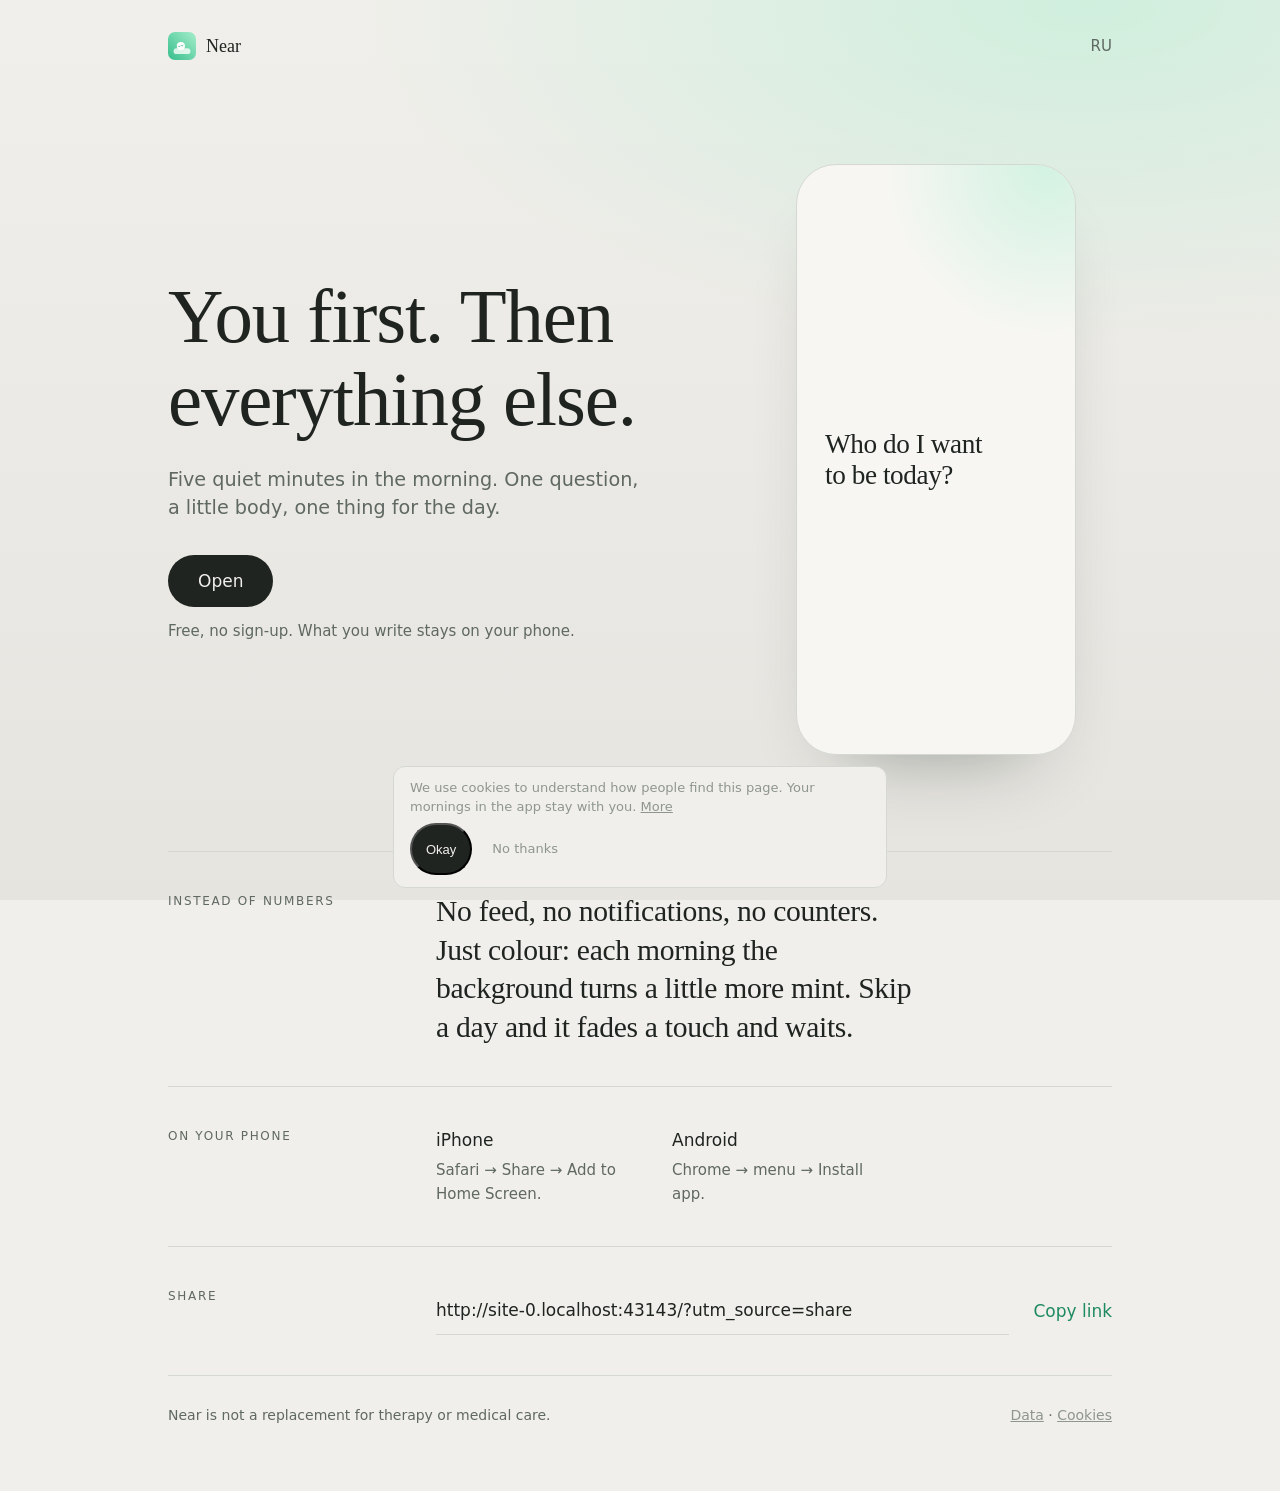
<file: index.html>
<!doctype html>
<html lang="ru">
<head>
<meta charset="utf-8">
<meta name="viewport" content="width=device-width, initial-scale=1, viewport-fit=cover">
<meta http-equiv="Content-Security-Policy" content="default-src 'self'; script-src 'self' 'unsafe-inline' https://static.cloudflareinsights.com https://mc.yandex.ru https://mc.yandex.com https://yastatic.net; style-src 'self' 'unsafe-inline' https://fonts.googleapis.com; font-src https://fonts.gstatic.com; img-src 'self' data: blob: https://mc.yandex.ru https://mc.yandex.com; connect-src 'self' https://nearapp.pages.dev https://near-relay.cherepanovadr.deno.net https://mc.yandex.ru https://mc.yandex.com wss://mc.yandex.ru wss://mc.yandex.com https://fonts.googleapis.com https://fonts.gstatic.com https://cloudflareinsights.com; manifest-src 'self'; worker-src 'self'; child-src blob: https://mc.yandex.ru https://mc.yandex.com; frame-src blob: https://mc.yandex.ru https://mc.yandex.com; base-uri 'self'; form-action 'none'; object-src 'none'">
<script>if (window.top !== window.self) { try { window.top.location = window.self.location.href; } catch (e) { document.documentElement.style.display = "none"; } }</script>
<title>Рядом</title>
<meta name="description" content="Кем я хочу быть сегодня? Тихое утреннее пространство до того, как мир заберёт твоё внимание.">
<meta property="og:type" content="website">
<meta property="og:title" content="Рядом · Near">
<meta property="og:description" content="Сначала ты. Потом всё остальное. Пять тихих минут утром: кем ты хочешь быть сегодня и что одно важно.">
<meta property="og:url" content="https://innernear.com/">
<meta property="og:image" content="https://innernear.com/icons/og.png">
<meta property="og:image:width" content="1200"><meta property="og:image:height" content="630">
<meta name="twitter:card" content="summary_large_image">
<meta name="theme-color" content="#ECEAE6" media="(prefers-color-scheme: light)">
<meta name="theme-color" content="#111214" media="(prefers-color-scheme: dark)">
<meta name="apple-mobile-web-app-capable" content="yes">
<meta name="apple-mobile-web-app-status-bar-style" content="default">
<meta name="apple-mobile-web-app-title" content="Рядом">
<link rel="manifest" href="manifest.webmanifest">
<link rel="icon" href="icons/icon.svg" type="image/svg+xml">
<link rel="icon" href="icons/favicon-32.png" sizes="32x32" type="image/png">
<link rel="apple-touch-icon" href="icons/apple-touch-icon.png">
<link rel="preconnect" href="https://fonts.googleapis.com">
<link rel="preconnect" href="https://fonts.gstatic.com" crossorigin>
<link rel="stylesheet" href="https://fonts.googleapis.com/css2?family=Literata:ital,opsz,wght@0,7..72,300..500;1,7..72,300..500&family=Manrope:wght@400;500&display=swap">
<link rel="stylesheet" href="src/app.css">
<style>:root{padding-top:env(safe-area-inset-top,0px);padding-bottom:env(safe-area-inset-bottom,0px)}</style>
</head>
<body>
<div class="ground" aria-hidden="true"></div>
<div class="orb" id="orb" aria-hidden="true"></div>
<p class="sr-only" id="live" aria-live="polite"></p>
<main class="stage" id="stage"></main>

<script src="src/i18n.js"></script>
<script src="src/palette.js"></script>
<script src="src/platform.js"></script>
<script src="src/store.js"></script>
<script src="src/app.js"></script>
<script>
if ("serviceWorker" in navigator) {
  const hadController = !!navigator.serviceWorker.controller;
  let reloaded = false;
  navigator.serviceWorker.addEventListener("controllerchange", () => { if (hadController && !reloaded) { reloaded = true; location.reload(); } });
  window.addEventListener("load", () => navigator.serviceWorker.register("sw.js").then(reg => {
    document.addEventListener("visibilitychange", () => { if (document.visibilityState === "visible") reg.update().catch(() => {}); });
  }).catch(() => {}));
}
</script>
</body>
</html>
</file>
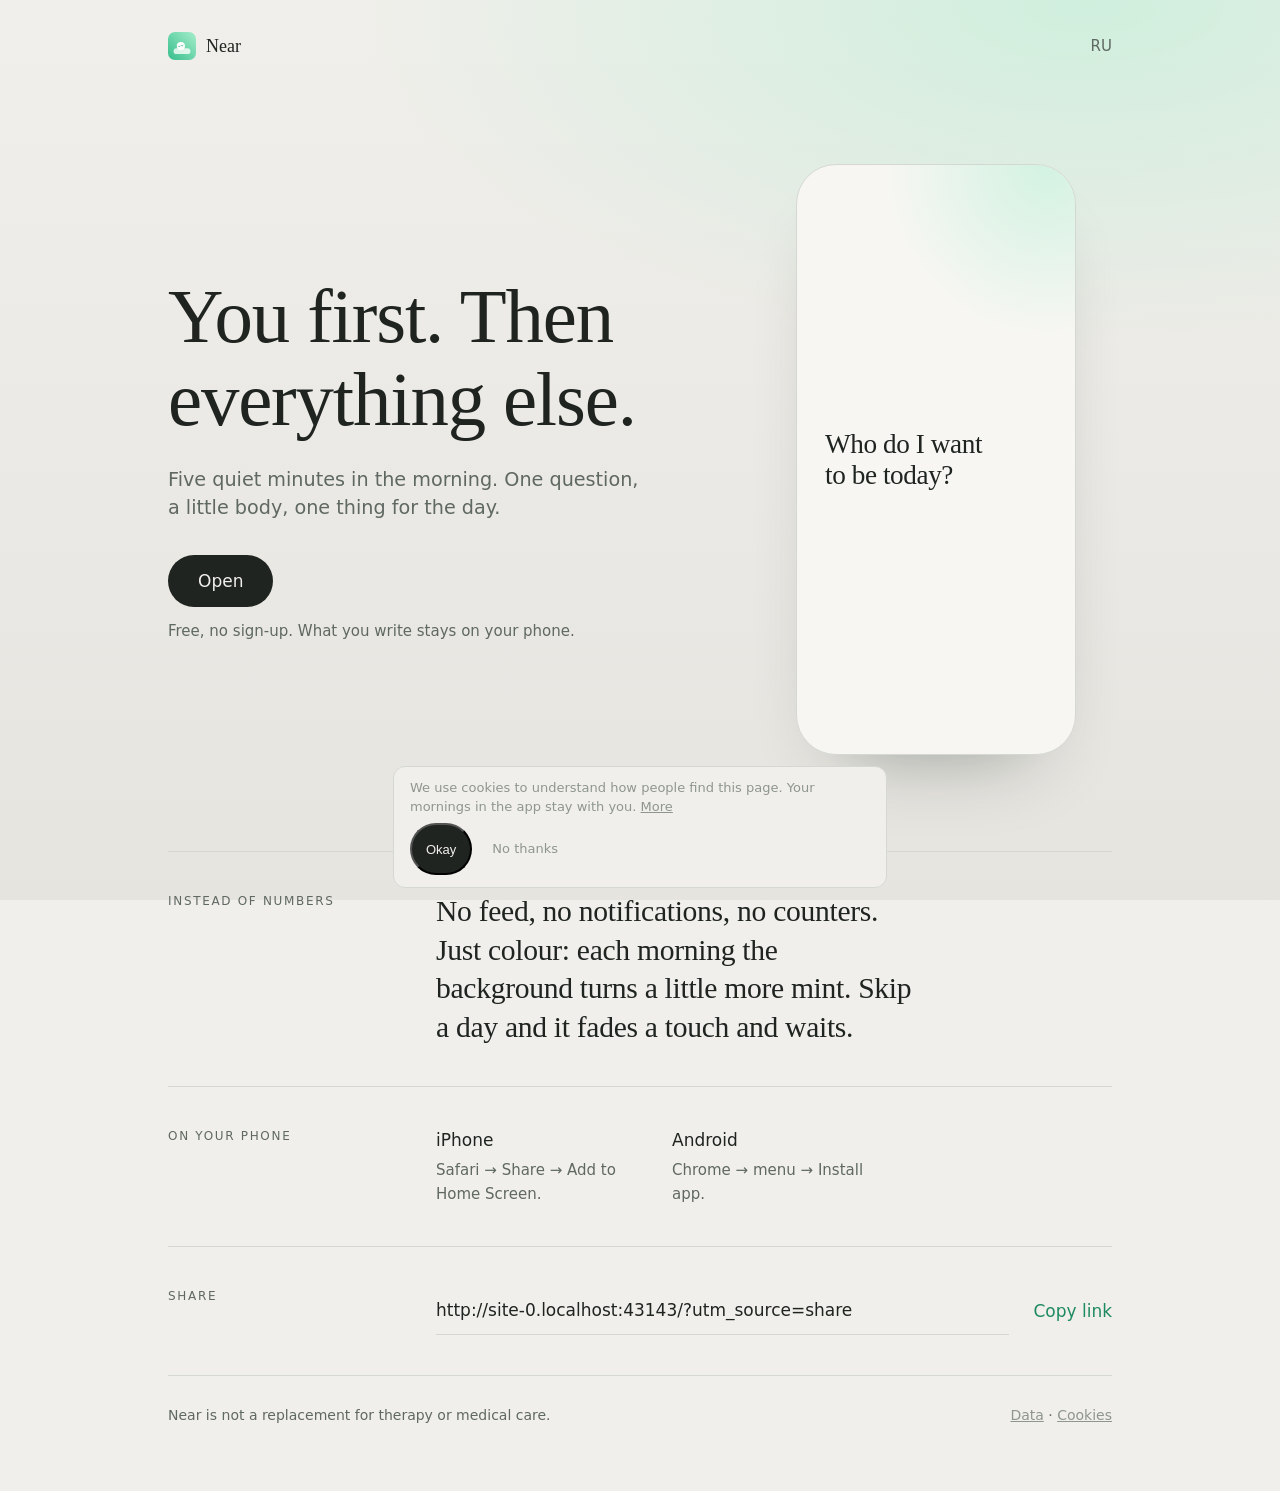
<file: landing/index.html>
<!doctype html>
<html lang="ru">
<head>
<meta charset="utf-8">
<meta name="viewport" content="width=device-width, initial-scale=1, viewport-fit=cover">
<meta http-equiv="Content-Security-Policy" content="default-src 'self'; script-src 'self' 'unsafe-inline' https://static.cloudflareinsights.com https://mc.yandex.ru https://mc.yandex.com https://yastatic.net; style-src 'self' 'unsafe-inline' https://fonts.googleapis.com; font-src https://fonts.gstatic.com; img-src 'self' data: blob: https://mc.yandex.ru https://mc.yandex.com; connect-src 'self' https://nearapp.pages.dev https://near-relay.cherepanovadr.deno.net https://mc.yandex.ru https://mc.yandex.com wss://mc.yandex.ru wss://mc.yandex.com https://fonts.googleapis.com https://fonts.gstatic.com https://cloudflareinsights.com; manifest-src 'self'; worker-src 'self'; child-src blob: https://mc.yandex.ru https://mc.yandex.com; frame-src blob: https://mc.yandex.ru https://mc.yandex.com; base-uri 'self'; form-action 'none'; object-src 'none'">
<script>if (window.top !== window.self) { try { window.top.location = window.self.location.href; } catch (e) { document.documentElement.style.display = "none"; } }</script>
<meta name="description" content="Near. Сначала ты. Потом всё остальное. Утреннее пространство на несколько минут.">
<meta name="theme-color" content="#ECEAE6" media="(prefers-color-scheme: light)">
<meta name="theme-color" content="#111214" media="(prefers-color-scheme: dark)">
<meta property="og:type" content="website">
<meta property="og:title" content="Near · Рядом">
<meta property="og:description" content="Сначала ты. Потом всё остальное. Утреннее пространство на несколько минут: кем ты хочешь быть сегодня и что одно важно.">
<meta property="og:url" content="https://innernear.com/landing/">
<meta property="og:image" content="https://innernear.com/icons/og.png">
<meta property="og:image:width" content="1200"><meta property="og:image:height" content="630">
<meta name="twitter:card" content="summary_large_image">
<link rel="icon" href="../icons/icon.svg" type="image/svg+xml">
<link rel="icon" href="../icons/favicon-32.png" sizes="32x32" type="image/png">
<link rel="apple-touch-icon" href="../icons/apple-touch-icon.png">
<title>Рядом</title>
<link rel="preconnect" href="https://fonts.googleapis.com">
<link rel="preconnect" href="https://fonts.gstatic.com" crossorigin>
<link rel="stylesheet" href="https://fonts.googleapis.com/css2?family=Literata:ital,opsz,wght@0,7..72,300..500;1,7..72,300..500&family=Manrope:wght@400;500&display=swap">
<style>
/* Layout: one 1040px column, every section shares the same left edge and a two-column grid (label | content) from 860px up. */
:root {
  --bg: #F1EFEB; --bg-deep: #E6E4DF; --fg: #1F2421; --fg-soft: #5F6862; --fg-faint: #8E968F; --line: #D5D8D2;
  --mint: #36BE8C; --mint-soft: #A6EECB; --mint-ink: #1E8A63; --device: #F7F6F3; --glow: rgba(166,238,203,.45);
  --font-display: "Literata", "Iowan Old Style", Georgia, "Noto Serif", serif; /* Literata: Cyrillic + Latin, so RU and EN look the same on every platform */
  --font-body: "Manrope", system-ui, -apple-system, "Segoe UI", Roboto, sans-serif;
  --ease: cubic-bezier(.2,.6,.2,1);
  --gap: clamp(56px, 9vw, 96px);
  color-scheme: light;
}
@media (prefers-color-scheme: dark) { :root:not([data-theme="light"]) {
  --bg: #101412; --bg-deep: #0B0E0D; --fg: #E9EDE9; --fg-soft: #9BA59E; --fg-faint: #69736C; --line: #253029;
  --mint: #5ED3A6; --mint-soft: #2C6B53; --mint-ink: #7FE3BD; --device: #161B19; --glow: rgba(94,211,166,.14); color-scheme: dark; } }
:root[data-theme="dark"] {
  --bg: #101412; --bg-deep: #0B0E0D; --fg: #E9EDE9; --fg-soft: #9BA59E; --fg-faint: #69736C; --line: #253029;
  --mint: #5ED3A6; --mint-soft: #2C6B53; --mint-ink: #7FE3BD; --device: #161B19; --glow: rgba(94,211,166,.14); color-scheme: dark; }

body { margin: 0; background: var(--bg); color: var(--fg); font-family: var(--font-body); font-size: 1.0625rem; line-height: 1.6; -webkit-font-smoothing: antialiased; overflow-x: hidden; }
.ground { position: fixed; inset: 0; z-index: 0; pointer-events: none; background: radial-gradient(90% 60% at 85% 0%, var(--glow) 0%, transparent 65%), linear-gradient(180deg, var(--bg) 0%, var(--bg-deep) 100%); }
.wrap { position: relative; z-index: 1; max-width: 1040px; margin: 0 auto; padding-inline: 24px; padding-block: 0 64px; box-sizing: border-box; }
@media (min-width: 860px) { .wrap { padding-inline: 48px; } }
p { margin: 0; }
a:focus-visible, button:focus-visible, input:focus-visible { outline: 1.5px solid var(--mint); outline-offset: 4px; border-radius: 4px; }

/* Header */
header { display: flex; justify-content: space-between; align-items: center; padding-block: 24px; }
.brand { display: flex; align-items: center; gap: 10px; font-family: var(--font-display); font-size: 1.125rem; color: var(--fg); text-decoration: none; }
.brand svg { width: 28px; height: 28px; border-radius: 7px; flex: none; }
.brand .ru { color: var(--fg-soft); font-style: italic; }
.lang { font: inherit; font-size: .9375rem; color: var(--fg-soft); background: none; border: 0; padding: 8px 0; min-height: 44px; cursor: pointer; }
.lang:hover { color: var(--fg); }

/* Type */
h1, h2 { font-family: var(--font-display); font-weight: 340; font-variation-settings: "opsz" 72; letter-spacing: -0.015em; line-height: 1.08; margin: 0; text-wrap: balance; }
h1 { font-size: clamp(2.5rem, 6.4vw, 4.8rem); }
h2 { font-size: clamp(1.5rem, 2.6vw, 2rem); }
.label { font-size: .75rem; letter-spacing: .14em; text-transform: uppercase; color: var(--fg-soft); }

/* Hero */
.hero { display: grid; gap: 48px; padding-block: 8vh var(--gap); align-items: center; }
@media (min-width: 860px) { .hero { grid-template-columns: 1.2fr .8fr; gap: 64px; } }
.hero-text { display: grid; gap: 24px; justify-items: start; }
.lead { font-size: clamp(1.125rem, 1.5vw, 1.3rem); color: var(--fg-soft); line-height: 1.5; max-width: 30rem; }
.cta { display: flex; flex-wrap: wrap; align-items: center; gap: 12px 24px; margin-top: 8px; }
.btn { display: inline-flex; align-items: center; min-height: 52px; padding: 0 30px; border-radius: 999px; background: var(--fg); color: var(--bg); text-decoration: none; font-weight: 500; transition: opacity .3s var(--ease), transform .3s var(--ease); }
.btn:hover { opacity: .9; } .btn:active { transform: scale(.985); }
.note { font-size: .9375rem; color: var(--fg-soft); }
.device-wrap { display: none; justify-content: center; }
@media (min-width: 640px) { .device-wrap { display: flex; } }
.device { width: min(100%, 280px); aspect-ratio: 9 / 19; border-radius: 40px; background: var(--device); border: 1px solid var(--line); box-shadow: 0 40px 80px -48px rgba(20,40,30,.45); position: relative; overflow: hidden; display: flex; align-items: center; padding: 28px; box-sizing: border-box; }
.device::before { content: ""; position: absolute; inset: 0; background: radial-gradient(90% 45% at 90% 0%, var(--glow), transparent 65%); }
.device p { position: relative; font-family: var(--font-display); font-weight: 340; font-size: 1.7rem; line-height: 1.12; letter-spacing: -0.015em; text-wrap: balance; }

/* Sections: label column + content column */
.sec { display: grid; gap: 24px 48px; padding-block: 40px; border-top: 1px solid var(--line); }
@media (min-width: 860px) { .sec { grid-template-columns: 220px 1fr; } }
.sec > * { min-width: 0; }

/* Steps — a real sequence, so numbered */
.steps { display: grid; gap: 28px 32px; margin: 0; padding: 0; list-style: none; counter-reset: s; }
@media (min-width: 560px) { .steps { grid-template-columns: 1fr 1fr; } }
@media (min-width: 1000px) { .steps { grid-template-columns: repeat(4, 1fr); } }
.steps li { counter-increment: s; display: grid; gap: 8px; align-content: start; }
.steps li::before { content: counter(s); display: grid; place-items: center; width: 28px; height: 28px; border-radius: 50%; background: var(--mint-soft); color: var(--mint-ink); font-size: .8125rem; font-weight: 500; font-variant-numeric: tabular-nums; }
.steps b { font-family: var(--font-display); font-weight: 400; font-size: 1.25rem; line-height: 1.25; }
.steps span { color: var(--fg-soft); font-size: .9375rem; }

.plain.small { font-family: var(--font-body); font-size: .9375rem; color: var(--fg-soft); margin-top: 14px; }
.plain.small a { color: var(--fg-soft); }
.plain { font-family: var(--font-display); font-weight: 340; font-size: clamp(1.4rem, 2.4vw, 1.85rem); line-height: 1.3; letter-spacing: -0.01em; max-width: 34rem; text-wrap: balance; }

/* Install */
.install { display: grid; gap: 20px 32px; }
@media (min-width: 720px) { .install { grid-template-columns: repeat(3, 1fr); } }
.install div { display: grid; gap: 4px; align-content: start; }
.install b { font-weight: 500; }
.install span { color: var(--fg-soft); font-size: .9375rem; }

/* Share */
.share-row { display: flex; flex-wrap: wrap; gap: 12px 24px; align-items: center; }
.share-url { flex: 1 1 16rem; min-width: 0; font: inherit; color: var(--fg); background: transparent; border: 0; border-bottom: 1px solid var(--line); padding: 10px 0; outline: none; }
.copy { font: inherit; color: var(--mint-ink); background: none; border: 0; padding: 8px 0; min-height: 44px; cursor: pointer; font-weight: 500; }
.copy:hover { color: var(--fg); }

.consent { position: fixed; left: 16px; right: 16px; bottom: 12px; max-width: 460px; margin: 0 auto; background: var(--bg); border: 1px solid var(--line); border-radius: 12px; padding: 12px 16px; font-size: .8125rem; line-height: 1.45; color: var(--fg-faint); z-index: 10; }
.consent p { margin: 0 0 6px; } .consent a { color: var(--fg-faint); }
.consent-actions { display: flex; gap: 8px 20px; align-items: center; flex-wrap: wrap; }
.btn.small { padding: 6px 14px; font-size: .8125rem; }
.link { font: inherit; background: none; border: 0; color: var(--fg-faint); cursor: pointer; padding: 6px 0; }
footer a.privacy { color: var(--fg-faint); }
footer { border-top: 1px solid var(--line); padding-top: 28px; display: flex; flex-wrap: wrap; gap: 8px 32px; justify-content: space-between; color: var(--fg-soft); font-size: .875rem; }
.enter { animation: enter .9s var(--ease) both; }
@keyframes enter { from { opacity: 0; transform: translateY(8px); } to { opacity: 1; transform: none; } }
@media (prefers-reduced-motion: reduce) { .enter { animation: none; } .btn { transition: none; } }
</style>
</head>
<body>
<div class="ground" aria-hidden="true"></div>
<div class="wrap">
  <header>
    <a class="brand" href="#top">
      <svg viewBox="0 0 100 100" aria-hidden="true"><defs><linearGradient id="lm" x1="0" y1="1" x2="1" y2="0"><stop offset="0" stop-color="#36BE8C"/><stop offset="1" stop-color="#A6EECB"/></linearGradient></defs><rect width="100" height="100" fill="url(#lm)"/><circle cx="46" cy="50" r="14.5" fill="#fff"/><g transform="rotate(-14 46 50)" fill="none" stroke="#36BE8C" stroke-width="3" stroke-linecap="round"><path d="M38.2 50 Q40.8 52.08 43.4 50"/><path d="M48.6 50 Q51.2 52.08 53.8 50"/></g><rect x="20" y="58" width="60" height="21" rx="10.5" fill="#fff" opacity=".78"/></svg>
      <span data-i18n="brand">Рядом</span>
    </a>
    <button id="langBtn" class="lang" aria-label="Language">EN</button>
  </header>

  <section class="hero enter" id="top">
    <div class="hero-text">
      <h1 data-i18n="h1">Сначала ты. Потом всё остальное.</h1>
      <p class="lead" data-i18n="lead">Пять тихих минут утром. Один вопрос, немного тела и одно дело на день.</p>
      <div class="cta">
        <a class="btn" href="../" data-i18n="cta">Открыть</a>
        <span class="note" data-i18n="note">Бесплатно, без регистрации. Записи остаются только на твоём телефоне.</span>
      </div>
    </div>
    <div class="device-wrap" aria-hidden="true">
      <div class="device"><p data-i18n="deviceQ">Кем я хочу быть сегодня?</p></div>
    </div>
  </section>

  <section class="sec" aria-labelledby="whyH">
    <p class="label" id="whyH" data-i18n="whyH">Вместо цифр</p>
    <p class="plain" data-i18n="why">Ни ленты, ни уведомлений, ни счётчиков. Только цвет: с каждым утром фон чуть мятнее. Пропустишь день — чуть побледнеет и подождёт.</p>
  </section>

  <section class="sec" aria-labelledby="instH">
    <p class="label" id="instH" data-i18n="instH">На телефон</p>
    <div class="install">
      <div><b>iPhone</b><span data-i18n="i1">Safari → «Поделиться» → «На экран Домой».</span></div>
      <div><b>Android</b><span data-i18n="i2">Chrome → меню → «Установить приложение».</span></div>
    </div>
  </section>

  <section class="sec" aria-labelledby="shareH">
    <p class="label" id="shareH" data-i18n="shareH">Поделиться</p>
    <div class="share-row">
      <input id="shareUrl" class="share-url" type="text" readonly value="https://innernear.com/?utm_source=share" aria-label="Link">
      <button id="copyBtn" class="copy" type="button" data-i18n="copy">Скопировать ссылку</button>
    </div>
  </section>

  <footer>
    <p data-i18n="disclaimer">Рядом не заменяет психотерапию или помощь врача.</p>
    <p><a href="../privacy/" class="privacy" data-i18n="privacy">Данные</a> · <a href="#" class="privacy" id="cookiesAgain" data-i18n="cookies">Cookies</a></p>
  </footer>
</div>

<div class="consent" id="consent" hidden role="dialog" aria-live="polite" aria-label="Cookies">
  <p data-i18n="consentText">Мы используем cookies, чтобы понимать, как люди находят эту страницу. Твои утра в приложении остаются у тебя. <a href="../privacy/" data-i18n="consentMore">Подробнее</a></p>
  <div class="consent-actions"><button id="consentYes" class="btn small" data-i18n="consentYes">Хорошо</button><button id="consentNo" class="link" data-i18n="consentNo">Не нужно</button></div>
</div>

<script>
(function () {
  const en = {
    brand: "Near", h1: "You first. Then everything else.",
    lead: "Five quiet minutes in the morning. One question, a little body, one thing for the day.",
    cta: "Open", note: "Free, no sign-up. What you write stays on your phone.", deviceQ: "Who do I want to be today?",
    whyH: "Instead of numbers", why: "No feed, no notifications, no counters. Just colour: each morning the background turns a little more mint. Skip a day and it fades a touch and waits.",
    instH: "On your phone",
    i1: "Safari → Share → Add to Home Screen.", i2: "Chrome → menu → Install app.",
    shareH: "Share", copy: "Copy link", copied: "Link copied",
    disclaimer: "Near is not a replacement for therapy or medical care.", privacy: "Data",
    consentText: "We use cookies to understand how people find this page. Your mornings in the app stay with you. ", consentMore: "More", consentYes: "Okay", consentNo: "No thanks"
  };
  const ru = {}; document.querySelectorAll("[data-i18n]").forEach(el => ru[el.dataset.i18n] = el.dataset.i18n === "consentText" ? el.firstChild.textContent : el.textContent);
  ru.copied = "Ссылка скопирована";
  /* Headline test (docs/launch/LAUNCH-30-DAYS.md, E1): links with ?v=feed show "a morning without the feed"; the source gets a "-v2" suffix so the report tells the two apart. */
  const variant = new URLSearchParams(location.search).get("v") === "feed";
  if (variant) {
    ru.h1 = "Утро без ленты."; ru.lead = "Первые три минуты дня — твои. Один вопрос, немного тела, одно дело. И только потом телефон.";
    en.h1 = "A morning without the feed."; en.lead = "The first three minutes of the day are yours. One question, a little body, one thing to do. Only then the phone.";
  }
  let lang = "ru";
  try { lang = localStorage.getItem("near.landing.lang") || ((navigator.language || "").toLowerCase().startsWith("ru") ? "ru" : "en"); } catch (e) {}
  const btn = document.getElementById("langBtn");
  function apply() {
    const d = lang === "ru" ? ru : en;
    document.querySelectorAll("[data-i18n]").forEach(el => { if (!(el.dataset.i18n in d)) return; if (el.dataset.i18n === "consentText") { el.firstChild.textContent = d.consentText; return; } el.textContent = d[el.dataset.i18n]; });
    document.documentElement.lang = lang; document.title = d.brand; btn.textContent = lang === "ru" ? "EN" : "RU";
    document.querySelectorAll("a.btn").forEach(a => { a.href = a.href.split("#")[0] + "#" + lang; });
  }
  btn.addEventListener("click", () => { lang = lang === "ru" ? "en" : "ru"; try { localStorage.setItem("near.landing.lang", lang); } catch (e) {} apply(); });

  const copyBtn = document.getElementById("copyBtn"), shareUrl = document.getElementById("shareUrl");
  copyBtn.addEventListener("click", async () => {
    const d = lang === "ru" ? ru : en;
    try { await navigator.clipboard.writeText(shareUrl.value); } catch (e) { shareUrl.focus(); shareUrl.select(); }
    copyBtn.textContent = d.copied; setTimeout(() => { copyBtn.textContent = d.copy; }, 2400);
  });
  shareUrl.addEventListener("focus", () => shareUrl.select());
  apply();

  /* Anonymous landing signal: one "landing" a day and "landing_cta" on tap, with utm_source only. Nothing personal. */
  const qs = new URLSearchParams(location.search);
  /* Dari's own devices and test runs (?me=1, same flag as the app) are tagged "me" and left out of the numbers. */
  try { if (qs.get("me") === "1" || qs.get("me") === "0") localStorage.setItem("near.me", qs.get("me")); } catch (e) {}
  let isMe = false; try { isMe = localStorage.getItem("near.me") === "1"; } catch (e) {}
  const src = (((qs.get("utm_source") || "").toLowerCase().match(/^[a-z0-9_-]{1,32}$/) || [""])[0] + (variant ? "-v2" : "")).replace(/^-v2$/, "v2").slice(0, 32);
  const today = new Date().toISOString().slice(0, 10);
  const API = /\.pages\.dev$|^localhost$|^127\./.test(location.hostname) ? "../api/" : "https://near-relay.cherepanovadr.deno.net/";
  shareUrl.value = location.origin + "/?utm_source=share";
  function ping(type) {
    try { const k = "near.landing.sent2." + type; if (localStorage.getItem(k) === today) return; localStorage.setItem(k, today); } catch (e) {}
    const body = JSON.stringify({ type, day: 1, lang, platform: /iPhone|iPad|iPod/.test(navigator.userAgent) ? "ios-browser" : /Android/.test(navigator.userAgent) ? "android-browser" : "desktop-browser", hour: new Date().getHours(), count: 0, source: isMe ? "me" : src });
    try { if (!(navigator.sendBeacon && navigator.sendBeacon(API + "event", new Blob([body], { type: "text/plain" })))) fetch(API + "event", { method: "POST", body, keepalive: true, mode: "no-cors" }).catch(() => {}); } catch (e) {}
  }
  ping("landing");

  /* Yandex.Metrica with Webvisor — only on the landing (no personal text here), only after explicit consent (GDPR / 152-ФЗ). ID comes from site.config at build time. */
  const METRIKA_ID = "113569014";
  const consent = document.getElementById("consent");
  function loadMetrika() {
    if (!/^\d+$/.test(METRIKA_ID) || window.ym) return;
    window.ym = window.ym || function () { (window.ym.a = window.ym.a || []).push(arguments); }; window.ym.l = Date.now();
    const sc = document.createElement("script"); sc.async = true; sc.src = "https://mc.yandex.ru/metrika/tag.js"; document.head.appendChild(sc);
    window.ym(Number(METRIKA_ID), "init", { clickmap: true, trackLinks: true, accurateTrackBounce: true, webvisor: true, defer: true });
    window.ym(Number(METRIKA_ID), "hit", location.href);
  }
  let choice = null; try { choice = localStorage.getItem("near.consent"); } catch (e) {}
  if (/^\d+$/.test(METRIKA_ID)) {
    if (choice === "yes") loadMetrika();
    else if (choice !== "no") consent.hidden = false;
    document.getElementById("consentYes").onclick = () => { try { localStorage.setItem("near.consent", "yes"); } catch (e) {} consent.hidden = true; loadMetrika(); };
    document.getElementById("cookiesAgain").onclick = e => { e.preventDefault(); try { localStorage.removeItem("near.consent"); } catch (err) {} document.cookie.split(";").forEach(c => { const n = c.split("=")[0].trim(); if (/^_ym/.test(n)) document.cookie = n + "=; Max-Age=0; path=/; domain=" + location.hostname.replace(/^www\./, ""); }); location.reload(); };
    document.getElementById("consentNo").onclick = () => { try { localStorage.setItem("near.consent", "no"); } catch (e) {} consent.hidden = true; };
  }
  document.querySelectorAll("a.btn").forEach(a => { if (src) a.href = a.href.replace(/(#|$)/, (m) => (a.href.includes("?") ? "&" : "?") + "utm_source=" + src + m); a.addEventListener("click", () => ping("landing_cta")); });
})();
</script>

</head>
</html>
</file>
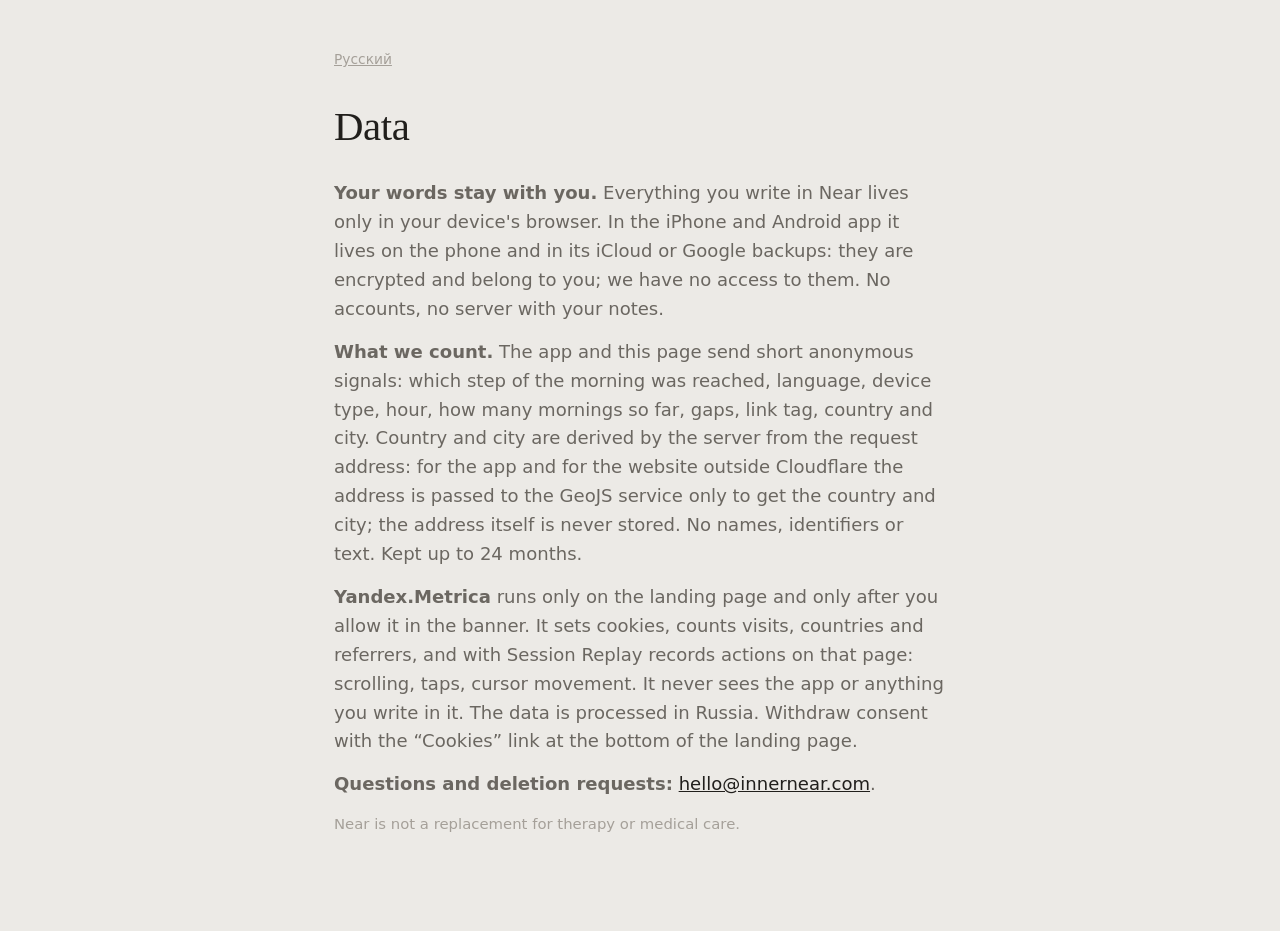
<file: privacy/index.html>
<!doctype html>
<html lang="ru">
<head>
<meta charset="utf-8">
<meta name="viewport" content="width=device-width, initial-scale=1">
<meta name="robots" content="noindex">
<meta http-equiv="Content-Security-Policy" content="default-src 'self'; script-src 'self' 'unsafe-inline' https://static.cloudflareinsights.com https://mc.yandex.ru https://mc.yandex.com https://yastatic.net; style-src 'self' 'unsafe-inline' https://fonts.googleapis.com; font-src https://fonts.gstatic.com; img-src 'self' data: blob: https://mc.yandex.ru https://mc.yandex.com; connect-src 'self' https://nearapp.pages.dev https://near-relay.cherepanovadr.deno.net https://mc.yandex.ru https://mc.yandex.com wss://mc.yandex.ru wss://mc.yandex.com https://fonts.googleapis.com https://fonts.gstatic.com https://cloudflareinsights.com; manifest-src 'self'; worker-src 'self'; child-src blob: https://mc.yandex.ru https://mc.yandex.com; frame-src blob: https://mc.yandex.ru https://mc.yandex.com; base-uri 'self'; form-action 'none'; object-src 'none'">
<script>if (window.top !== window.self) { try { window.top.location = window.self.location.href; } catch (e) { document.documentElement.style.display = "none"; } }</script>
<link rel="icon" href="../icons/icon.svg" type="image/svg+xml">
<link rel="preconnect" href="https://fonts.googleapis.com">
<link rel="preconnect" href="https://fonts.gstatic.com" crossorigin>
<link rel="stylesheet" href="https://fonts.googleapis.com/css2?family=Literata:ital,opsz,wght@0,7..72,300..500;1,7..72,300..500&family=Manrope:wght@400;500&display=swap">
<title>Рядом · Данные</title>
<style>
:root { --bg:#ECEAE6; --fg:#211F1C; --fg-soft:#6B6761; --fg-faint:#A5A099; --line:#CFCAC2; --font-display:"Literata","Iowan Old Style",Georgia,serif; --font-body:"Manrope",system-ui,sans-serif; color-scheme: light; }
@media (prefers-color-scheme: dark) { :root { --bg:#111214; --fg:#ECE8E1; --fg-soft:#A29D95; --fg-faint:#5F5B55; --line:#2A2B2E; color-scheme: dark; } }
html,body { margin:0; background:var(--bg); color:var(--fg); font-family:var(--font-body); font-size:1.0625rem; line-height:1.6; }
main { max-width: 36rem; margin: 0 auto; padding: 48px 24px 80px; }
h1 { font-family:var(--font-display); font-weight:340; font-size:clamp(1.8rem,4vw,2.4rem); margin:0 0 20px; letter-spacing:-.01em; }
p { color:var(--fg-soft); margin:0 0 14px; } a { color:var(--fg); }
.lang { font-size:.8125rem; color:var(--fg-faint); margin-bottom:24px; } .lang button { font:inherit; color:inherit; background:none; border:0; padding:0; cursor:pointer; text-decoration:underline; }
.small { font-size:.875rem; color:var(--fg-faint); }
</style>
</head>
<body>
<main>
  <p class="lang"><button id="langBtn">English</button></p>
  <div data-l="ru">
    <h1>Данные</h1>
    <p><b>Твои слова остаются у тебя.</b> Всё, что ты пишешь в Рядом, хранится только в браузере твоего устройства. В приложении для iPhone и Android — на телефоне и в его резервных копиях iCloud или Google: они зашифрованы и принадлежат тебе, у нас к ним доступа нет. Аккаунтов нет, сервера с записями нет.</p>
    <p><b>Что считаем.</b> Приложение и эта страница отправляют короткие обезличенные сигналы: какой шаг утра пройден, язык, тип устройства, час, сколько утр уже было, пропуски, метка ссылки, страна и город. Страну и город определяет сервер по адресу запроса: для приложения и для сайта вне Cloudflare адрес передаётся сервису GeoJS только ради страны и города; сам адрес нигде не сохраняется. Без имён, идентификаторов и текстов. Храним до 24 месяцев.</p>
    <p><b>Яндекс.Метрика</b> стоит только на странице-визитке и включается только после твоего согласия в баннере. Она ставит cookies, считает визиты, страны и источники переходов и с помощью Вебвизора записывает действия на этой странице: прокрутку, нажатия, движение курсора. Приложение и всё, что ты в нём пишешь, Метрика не видит. Данные обрабатываются в России. Согласие можно отозвать ссылкой «Cookies» внизу страницы-визитки.</p>
    <p><b>Вопросы и запросы на удаление:</b> <a href="mailto:hello@innernear.com">hello@innernear.com</a>.</p>
    <p class="small">Рядом не заменяет психотерапию или помощь врача.</p>
  </div>
  <div data-l="en" hidden>
    <h1>Data</h1>
    <p><b>Your words stay with you.</b> Everything you write in Near lives only in your device's browser. In the iPhone and Android app it lives on the phone and in its iCloud or Google backups: they are encrypted and belong to you; we have no access to them. No accounts, no server with your notes.</p>
    <p><b>What we count.</b> The app and this page send short anonymous signals: which step of the morning was reached, language, device type, hour, how many mornings so far, gaps, link tag, country and city. Country and city are derived by the server from the request address: for the app and for the website outside Cloudflare the address is passed to the GeoJS service only to get the country and city; the address itself is never stored. No names, identifiers or text. Kept up to 24 months.</p>
    <p><b>Yandex.Metrica</b> runs only on the landing page and only after you allow it in the banner. It sets cookies, counts visits, countries and referrers, and with Session Replay records actions on that page: scrolling, taps, cursor movement. It never sees the app or anything you write in it. The data is processed in Russia. Withdraw consent with the “Cookies” link at the bottom of the landing page.</p>
    <p><b>Questions and deletion requests:</b> <a href="mailto:hello@innernear.com">hello@innernear.com</a>.</p>
    <p class="small">Near is not a replacement for therapy or medical care.</p>
  </div>
</main>
<script>
(function () {
  let lang = (location.hash || "").includes("en") ? "en" : ((navigator.language || "").toLowerCase().startsWith("ru") ? "ru" : "en");
  const btn = document.getElementById("langBtn");
  function apply() { document.querySelectorAll("[data-l]").forEach(el => el.hidden = el.dataset.l !== lang); document.documentElement.lang = lang; btn.textContent = lang === "ru" ? "English" : "Русский"; }
  btn.onclick = () => { lang = lang === "ru" ? "en" : "ru"; apply(); };
  apply();
})();
</script>

</head>
</html>
</file>
<file: src/app.css>
/* Layout: one state at a time, left-aligned column; phone = 24px gutter, desktop = wide left margin + ambient light. */
/* Growth colour: --bg / --bg-deep are set from JS (palette.js) and flow smoothly between tones. */
@property --bg { syntax: "<color>"; inherits: true; initial-value: #ECEAE6; }
@property --bg-deep { syntax: "<color>"; inherits: true; initial-value: #E2DFDA; }
:root {
  --bg: #ECEAE6;
  --bg-deep: #E2DFDA;
  --fg: #211F1C;
  --fg-soft: #6B6761;
  --fg-faint: #A5A099;
  --line: #CFCAC2;
  --accent: #4E5E6E;
  --glow: rgba(255, 247, 230, 0.9);
  --orb: rgba(78, 94, 110, 0.10);

  --font-display: "Literata", "Iowan Old Style", Georgia, "Noto Serif", serif; /* Literata: Cyrillic + Latin, so RU and EN look the same on every platform */
  --font-body: "Manrope", system-ui, -apple-system, "Segoe UI", Roboto, sans-serif;

  --ease: cubic-bezier(.2, .6, .2, 1);
  --t-slow: 900ms;
  --t-mid: 600ms;
  --gutter: 24px;
  color-scheme: light;
}
@media (prefers-color-scheme: dark) {
  :root:not([data-theme="light"]) {
    --bg: #111214; --bg-deep: #0B0C0E; --fg: #ECE8E1; --fg-soft: #A29D95; --fg-faint: #5F5B55;
    --line: #2A2B2E; --accent: #9FB1C2; --glow: rgba(120, 130, 150, 0.22); --orb: rgba(159, 177, 194, 0.08);
    color-scheme: dark;
  }
}
:root[data-theme="dark"] {
  --bg: #111214; --bg-deep: #0B0C0E; --fg: #ECE8E1; --fg-soft: #A29D95; --fg-faint: #5F5B55;
  --line: #2A2B2E; --accent: #9FB1C2; --glow: rgba(120, 130, 150, 0.22); --orb: rgba(159, 177, 194, 0.08);
  color-scheme: dark;
}

html, body { height: 100%; }
html.flow { transition: --bg 1.6s var(--ease), --bg-deep 1.6s var(--ease); }
body {
  margin: 0;
  background: var(--bg);
  color: var(--fg);
  font-family: var(--font-body);
  font-size: 1.0625rem;
  line-height: 1.55;
  -webkit-font-smoothing: antialiased;
  overflow-x: hidden;
  -webkit-tap-highlight-color: transparent;
}

/* Ambient ground */
.ground {
  position: fixed; inset: 0; z-index: 0; pointer-events: none; overflow: hidden;
  background:
    radial-gradient(120% 80% at 85% 0%, var(--glow) 0%, transparent 60%),
    linear-gradient(180deg, var(--bg) 0%, var(--bg-deep) 100%);
}
.ground::after {
  /* fine grain for tactility */
  content: ""; position: absolute; inset: -50%;
  background-image: url("data:image/svg+xml;utf8,<svg xmlns='http://www.w3.org/2000/svg' width='160' height='160'><filter id='n'><feTurbulence type='fractalNoise' baseFrequency='.9' numOctaves='2' stitchTiles='stitch'/><feColorMatrix values='0 0 0 0 0.5 0 0 0 0 0.5 0 0 0 0 0.5 0 0 0 .06 0'/></filter><rect width='100%' height='100%' filter='url(%23n)'/></svg>");
  opacity: .9; mix-blend-mode: multiply;
}
:root[data-theme="dark"] .ground::after { mix-blend-mode: screen; opacity: .35; }
@media (prefers-color-scheme: dark) { :root:not([data-theme="light"]) .ground::after { mix-blend-mode: screen; opacity: .35; } }

/* Stage */
.stage {
  position: relative; z-index: 1;
  min-height: 100%;
  display: flex; flex-direction: column; justify-content: center;
  padding-block: 12vh 10vh;
  padding-inline: var(--gutter);
  box-sizing: border-box;
  cursor: default;
}
.col { width: 100%; max-width: 34rem; }

@media (min-width: 900px) {
  :root { --gutter: 12vw; }
  .stage { justify-content: center; padding-block: 14vh 12vh; }
  .col { max-width: 46rem; }
}

/* Type */
.q {
  font-family: var(--font-display);
  font-weight: 340;
  font-variation-settings: "opsz" 72;
  font-size: clamp(2.1rem, 6.2vw, 4.6rem);
  line-height: 1.08;
  letter-spacing: -0.015em;
  margin: 0;
  text-wrap: balance;
}
.cue {
  font-family: var(--font-display);
  font-weight: 340;
  font-variation-settings: "opsz" 72;
  font-size: clamp(1.8rem, 5vw, 3.6rem);
  line-height: 1.15;
  letter-spacing: -0.012em;
  margin: 0;
  text-wrap: balance;
  min-height: 2.4em;
}
.eyebrow {
  font-size: .75rem; letter-spacing: .14em; text-transform: uppercase;
  color: var(--fg-soft); margin: 0 0 20px;
}
.hint {
  color: var(--fg-soft); font-size: .9375rem; margin: 28px 0 0;
  transition: opacity var(--t-slow) var(--ease);
}
.hint.pending { opacity: 0; }
.soft { color: var(--fg-soft); }

/* Fade groups */
.fade { opacity: 1; transform: translateY(0); transition: opacity var(--t-slow) var(--ease), transform var(--t-slow) var(--ease); }
.fade.out { opacity: 0; transform: translateY(6px); }
.enter { animation: enter var(--t-slow) var(--ease) both; }
@keyframes enter { from { opacity: 0; transform: translateY(8px); } to { opacity: 1; transform: none; } }
.lift { transform: translateY(-8px); transition: transform var(--t-slow) var(--ease); }

/* Input */
.answer {
  display: block; width: 100%; box-sizing: border-box;
  margin-top: 40px; padding: 8px 0 12px;
  background: transparent; border: 0; border-bottom: 1px solid var(--line);
  color: var(--fg); caret-color: var(--accent);
  font-family: var(--font-body); font-size: 1.25rem; line-height: 1.45;
  resize: none; outline: none; min-height: 3.2em;
  transition: border-color var(--t-mid) var(--ease);
}
.answer::placeholder { color: var(--fg-faint); }
.answer:focus { border-bottom-color: var(--fg-soft); }
.answer:focus-visible { box-shadow: 0 1px 0 0 var(--accent); }

/* Actions */
.actions { display: flex; flex-wrap: wrap; gap: 8px 28px; align-items: center; margin-top: 28px; }
button {
  font: inherit; background: none; border: 0; padding: 10px 0; min-height: 44px;
  color: inherit; cursor: pointer; border-radius: 2px;
}
button:focus-visible { outline: 1.5px solid var(--accent); outline-offset: 6px; }
.primary {
  color: var(--fg); font-size: 1.0625rem;
  background-image: linear-gradient(var(--fg), var(--fg));
  background-repeat: no-repeat; background-size: 100% 1px; background-position: 0 calc(100% - 8px);
  transition: color var(--t-mid) var(--ease), background-size var(--t-mid) var(--ease);
}
.primary:disabled { color: var(--fg-faint); background-size: 0 1px; cursor: default; }
.ghost { color: var(--fg-soft); font-size: .9375rem; }
.ghost:hover { color: var(--fg-soft); }

/* Breathing orb (body stage) */
.orb {
  position: fixed; z-index: 0; pointer-events: none;
  width: min(72vw, 520px); aspect-ratio: 1; border-radius: 50%;
  right: -10vw; top: 50%; transform: translateY(-50%);
  background: radial-gradient(circle at 50% 50%, var(--orb) 0%, transparent 70%);
  animation: breathe 9s ease-in-out infinite;
  opacity: 0; transition: opacity 1.6s var(--ease);
}
.orb.on { opacity: 1; }
@keyframes breathe { 0%, 100% { transform: translateY(-50%) scale(.92); } 45% { transform: translateY(-50%) scale(1.06); } }
@media (min-width: 900px) { .orb { right: 8vw; width: min(40vw, 640px); } }

/* Tap-to-continue surface */
.tapzone { cursor: pointer; user-select: none; -webkit-user-select: none; }

/* Complete */
.one {
  font-family: var(--font-display); font-weight: 360;
  font-variation-settings: "opsz" 72;
  font-size: clamp(1.9rem, 5.4vw, 4rem); line-height: 1.12; letter-spacing: -0.012em; white-space: pre-line;
  margin: 0; text-wrap: balance; overflow-wrap: anywhere;
}
.horizon {
  height: 1px; background: var(--line); margin: 48px 0 24px;
  transform-origin: 0 50%; animation: horizon 1.6s var(--ease) both; animation-delay: .3s;
}
@keyframes horizon { from { transform: scaleX(0); } to { transform: scaleX(1); } }
.identity-line { color: var(--fg-soft); margin: 0 0 32px; font-size: 1.0625rem; }
.identity-line em { font-style: normal; color: var(--fg); white-space: pre-line; }

/* The closing phrase is a quiet button: a tap on it reveals the links below */
.go {
  display: block; text-align: left; padding: 6px 0; margin: -6px 0 0;
  color: var(--fg-soft); font-size: 1.0625rem; line-height: 1.5;
  transition: color var(--t-mid) var(--ease);
}
.go:hover, .go[aria-expanded="true"] { color: var(--fg); }
.meta {
  display: flex; flex-wrap: wrap; gap: 4px 22px; align-items: center; margin-top: 44px;
}
.meta[hidden] { display: none; }
/* First open: language */
.langpick { display: flex; flex-wrap: wrap; gap: 8px 36px; align-items: center; }
/* Phone app, first open only: a quiet way to bring mornings from the website. */
.carry { margin: 56px 0 0; }
.carry .ghost { text-align: left; line-height: 1.6; }
.meta button { color: var(--fg-soft); font-size: .875rem; padding: 8px 0; white-space: nowrap; }
.meta button:hover { color: var(--fg-soft); }

/* a11y */
.sr-only { position: absolute; width: 1px; height: 1px; overflow: hidden; clip: rect(0 0 0 0); white-space: nowrap; }

@media (prefers-reduced-motion: reduce) {
  .fade, .enter, .lift, .hint, .answer, .primary, .orb, .horizon { transition: none !important; animation: none !important; }
  .orb { opacity: 1; }
}

/* Small mark on the completion screen — the icon in today's colour */
.mark { width: 30px; height: 30px; border-radius: 8px; overflow: hidden; margin: 0 0 28px; }
.mark svg { display: block; width: 100%; height: 100%; }

/* Past mornings */
.past { display: grid; gap: 0; margin-top: 8px; }
.entry { padding-block: 22px; border-top: 1px solid var(--line); display: grid; gap: 6px; }
.entry:first-child { border-top: 0; padding-top: 4px; }
.entry .when { font-size: .8125rem; color: var(--fg-faint); letter-spacing: .02em; }
.entry .who { font-family: var(--font-display); font-weight: 360; font-size: 1.35rem; line-height: 1.25; margin: 0; overflow-wrap: anywhere; white-space: pre-line; }
.entry .who.empty { color: var(--fg-soft); font-style: italic; }
.entry .act, .entry .note { margin: 0; color: var(--fg-soft); font-size: .9688rem; overflow-wrap: anywhere; }
.entry .act b { font-weight: 500; color: var(--fg-soft); }
.entry .note { font-style: italic; }
.past-head { display: flex; justify-content: space-between; align-items: baseline; gap: 16px; margin-bottom: 12px; }
/* Keep: quiet backup links under the list */
.keep { margin-top: 44px; padding-top: 20px; border-top: 1px solid var(--line); }
.keep .note { color: var(--fg-soft); font-size: .875rem; line-height: 1.5; margin: 0; max-width: 34em; }
.keep .meta { margin-top: 6px; }
.keep .write { margin: 28px 0 0; font-size: .8125rem; }
.keep .write a { color: var(--fg-faint); text-decoration: none; border-bottom: 1px solid var(--line); padding-bottom: 2px; }
.keep .write a:hover { color: var(--fg-soft); }
.keep .write.soft { margin-top: 12px; color: var(--fg-faint); }
.past-head h2 { font-family: var(--font-display); font-weight: 340; font-size: clamp(1.6rem, 4vw, 2.4rem); margin: 0; letter-spacing: -.01em; }
@media (prefers-reduced-motion: reduce) { html.flow { transition: none; } }

/* Phone app: no browser bar above the page, so scrolled text would run under the clock and the island. A strip in the page colour keeps the top quiet. */
html.native::before { content: ""; position: fixed; top: 0; left: 0; right: 0; height: calc(env(safe-area-inset-top, 0px) + 14px); background: linear-gradient(var(--bg) calc(100% - 14px), transparent); z-index: 5; pointer-events: none; }

/* Phone app on iOS: follow the system text size (Dynamic Type). "-apple-system-body" makes 1rem track the setting; our own families are set again on body.
   Sizes are capped so the largest accessibility settings still fit the screen. */
html.native { font: -apple-system-body; font-size: clamp(100%, 1em, 160%); }
html.native body { font-family: var(--font-body); font-size: 1.0625rem; }
[tabindex="-1"]:focus { outline: none; } /* programmatic focus for screen readers only: no ring on headings */

/* Reminder row (phone app): a time and one quiet button, shown only after "Remind me in the morning". */
.remind { display: flex; flex-wrap: wrap; gap: 8px 22px; align-items: center; margin-top: 18px; }
.remind[hidden] { display: none; }
.remind input[type="time"] { font: inherit; font-size: 1.0625rem; color: var(--fg); background: none; border: 0; border-bottom: 1px solid var(--line); padding: 8px 0; min-height: 44px; color-scheme: light dark; }
.remind .note { flex-basis: 100%; color: var(--fg-soft); font-size: .875rem; margin: 0; }
</file>
